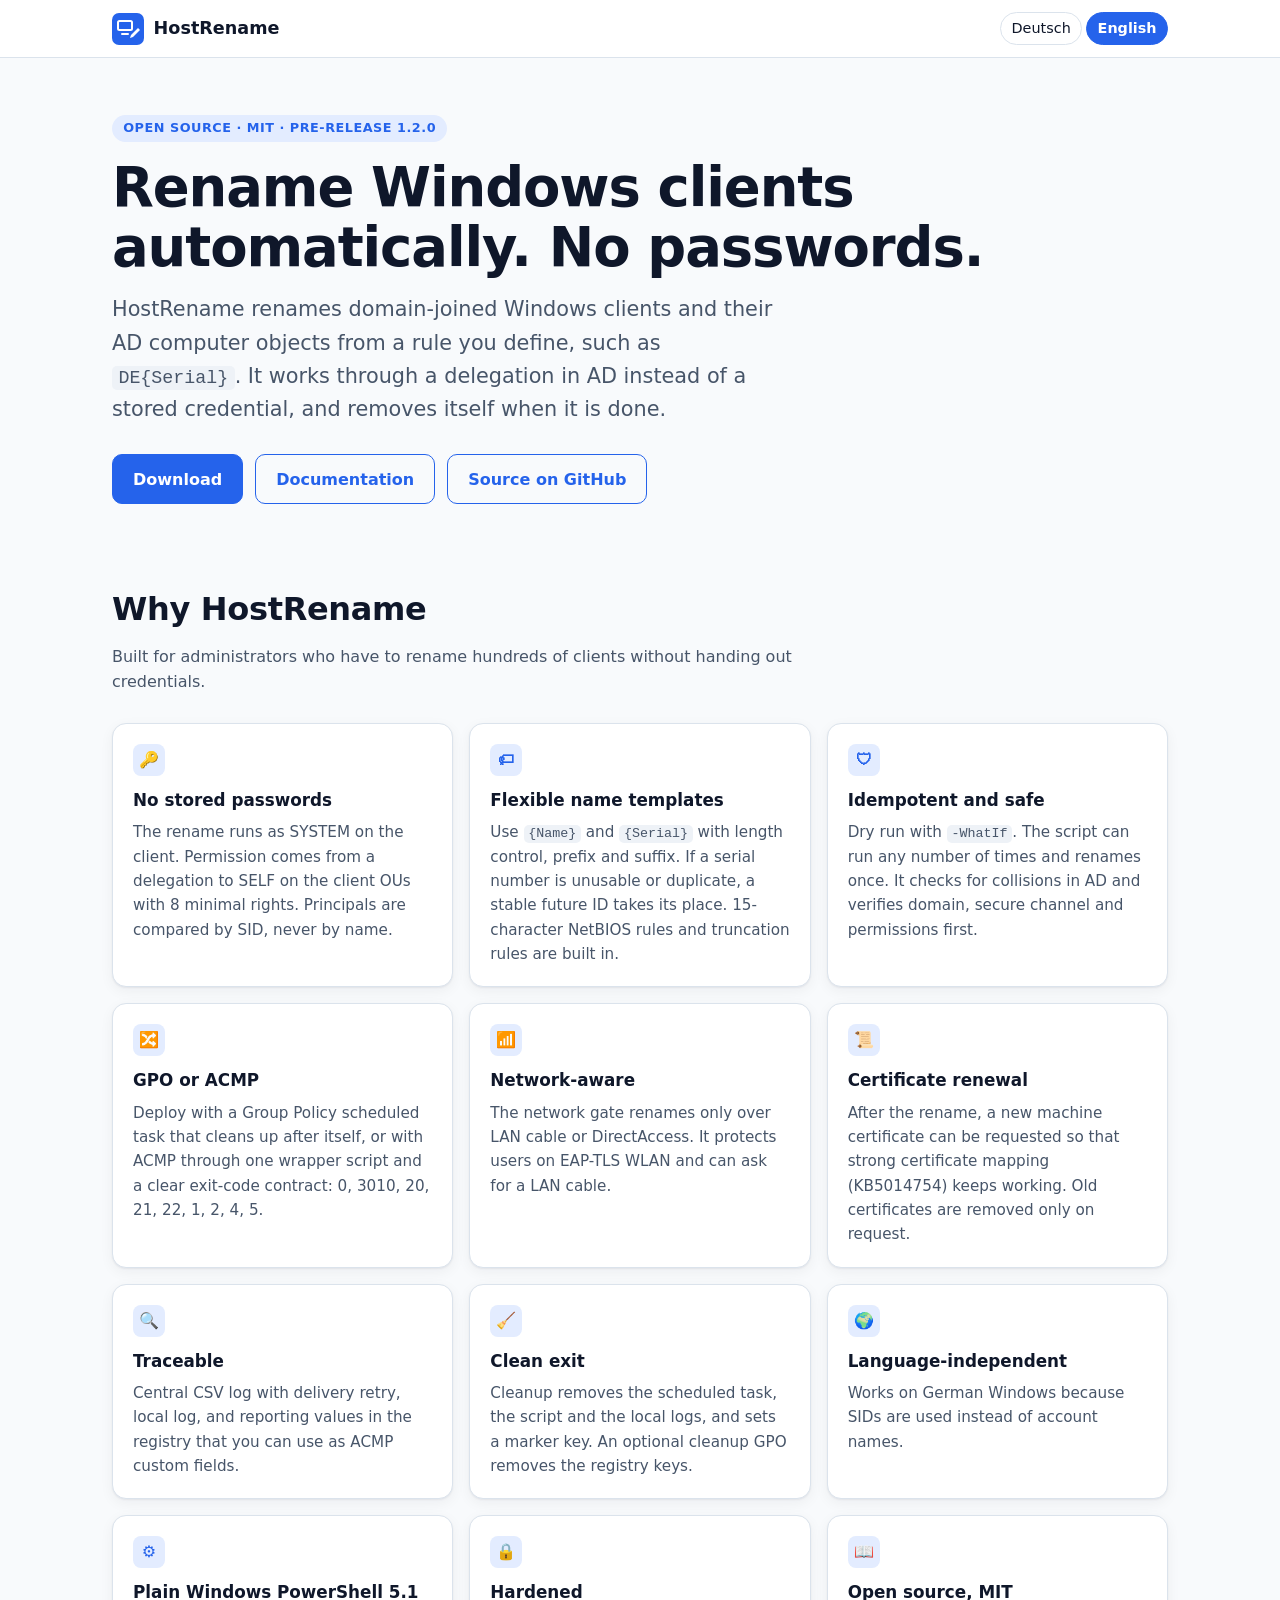
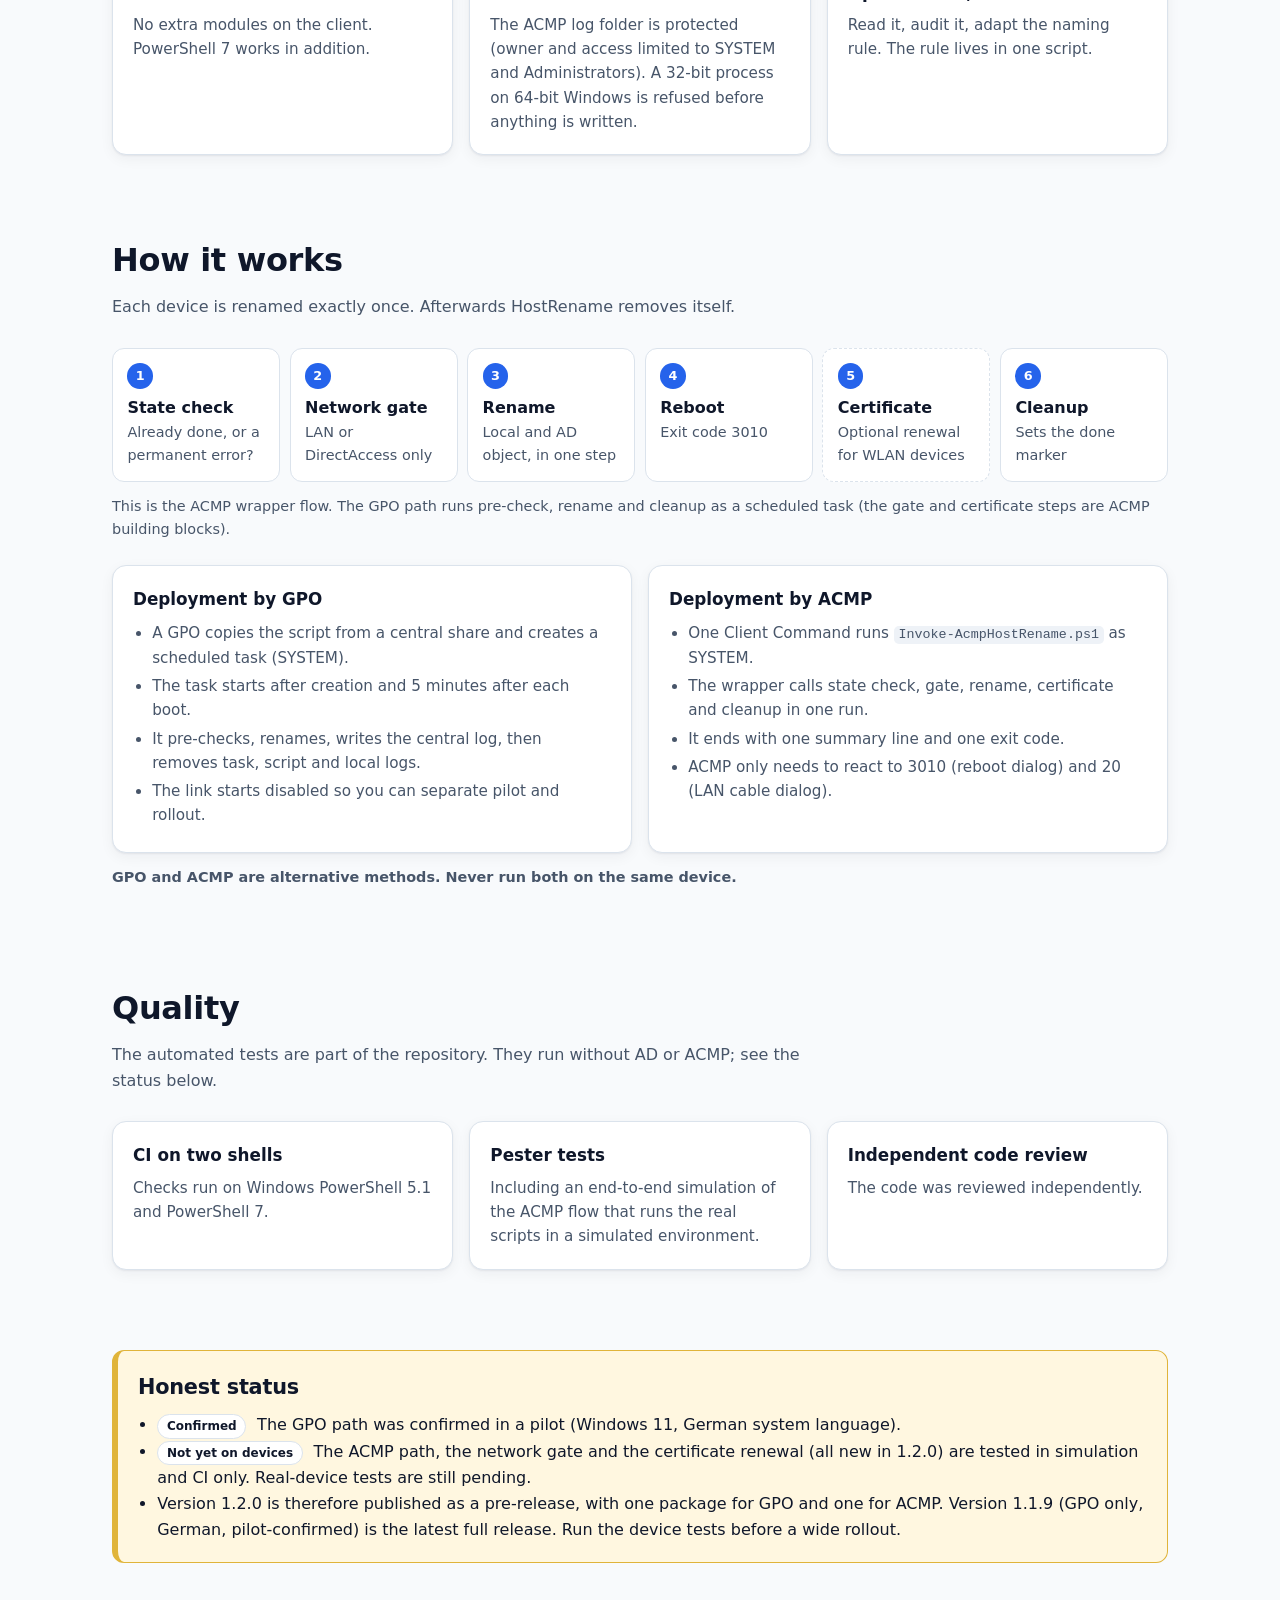
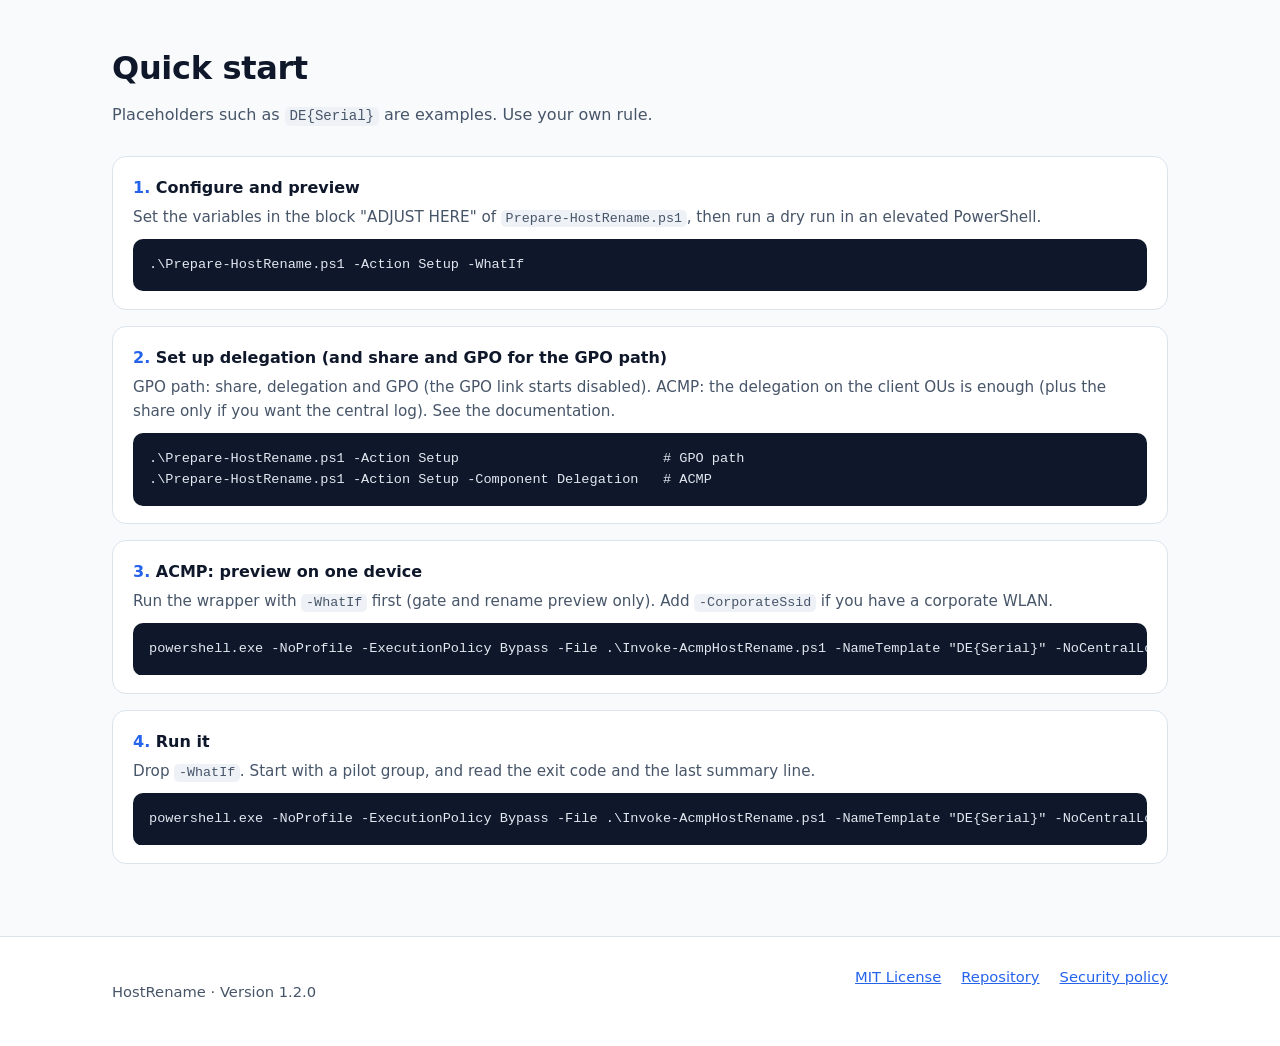
<file: site/index.html>
<!doctype html>
<html lang="en">
<head>
<meta charset="utf-8">
<meta name="viewport" content="width=device-width, initial-scale=1">
<title>HostRename – rule-based renaming of domain-joined Windows clients</title>
<meta name="description" content="HostRename renames domain-joined Windows clients and their AD computer objects automatically from a name template, without stored passwords. Deployment by GPO or ACMP. Open source, MIT.">
<meta name="color-scheme" content="light dark">
<link rel="icon" type="image/svg+xml" href="favicon.svg">
<link rel="stylesheet" href="assets/style.css">
</head>
<body>
<a class="skip" href="#main">Skip to content</a>
<header class="top"><div class="wrap nav">
<a class="brand" href="index.html"><img src="assets/logo.svg" width="32" height="32" alt="">HostRename</a>
<nav class="lang" aria-label="Language"><a href="de/index.html" hreflang="de" lang="de">Deutsch</a><span aria-current="true">English</span></nav>
</div></header>
<main id="main">
<div class="wrap hero">
<p class="eyebrow">Open source · MIT · Pre-release 1.2.0</p>
<h1>Rename Windows clients automatically. No passwords.</h1>
<p class="lead">HostRename renames domain-joined Windows clients and their AD computer objects from a rule you define, such as <code>DE{Serial}</code>. It works through a delegation in AD instead of a stored credential, and removes itself when it is done.</p>
<div class="cta"><a class="btn" href="https://github.com/st03psn/HostRename/releases">Download</a><a class="btn sec" href="https://github.com/st03psn/HostRename#readme">Documentation</a><a class="btn sec" href="https://github.com/st03psn/HostRename">Source on GitHub</a></div>
</div>
<section aria-labelledby="ben"><div class="wrap"><h2 id="ben">Why HostRename</h2><p class="sub">Built for administrators who have to rename hundreds of clients without handing out credentials.</p><div class="grid"><article class="card"><div class="ic" aria-hidden="true">🔑</div><h3>No stored passwords</h3><p>The rename runs as SYSTEM on the client. Permission comes from a delegation to SELF on the client OUs with 8 minimal rights. Principals are compared by SID, never by name.</p></article><article class="card"><div class="ic" aria-hidden="true">🏷</div><h3>Flexible name templates</h3><p>Use <code>{Name}</code> and <code>{Serial}</code> with length control, prefix and suffix. If a serial number is unusable or duplicate, a stable future ID takes its place. 15-character NetBIOS rules and truncation rules are built in.</p></article><article class="card"><div class="ic" aria-hidden="true">🛡</div><h3>Idempotent and safe</h3><p>Dry run with <code>-WhatIf</code>. The script can run any number of times and renames once. It checks for collisions in AD and verifies domain, secure channel and permissions first.</p></article><article class="card"><div class="ic" aria-hidden="true">🔀</div><h3>GPO or ACMP</h3><p>Deploy with a Group Policy scheduled task that cleans up after itself, or with ACMP through one wrapper script and a clear exit-code contract: 0, 3010, 20, 21, 22, 1, 2, 4, 5.</p></article><article class="card"><div class="ic" aria-hidden="true">📶</div><h3>Network-aware</h3><p>The network gate renames only over LAN cable or DirectAccess. It protects users on EAP-TLS WLAN and can ask for a LAN cable.</p></article><article class="card"><div class="ic" aria-hidden="true">📜</div><h3>Certificate renewal</h3><p>After the rename, a new machine certificate can be requested so that strong certificate mapping (KB5014754) keeps working. Old certificates are removed only on request.</p></article><article class="card"><div class="ic" aria-hidden="true">🔍</div><h3>Traceable</h3><p>Central CSV log with delivery retry, local log, and reporting values in the registry that you can use as ACMP custom fields.</p></article><article class="card"><div class="ic" aria-hidden="true">🧹</div><h3>Clean exit</h3><p>Cleanup removes the scheduled task, the script and the local logs, and sets a marker key. An optional cleanup GPO removes the registry keys.</p></article><article class="card"><div class="ic" aria-hidden="true">🌍</div><h3>Language-independent</h3><p>Works on German Windows because SIDs are used instead of account names.</p></article><article class="card"><div class="ic" aria-hidden="true">⚙</div><h3>Plain Windows PowerShell 5.1</h3><p>No extra modules on the client. PowerShell 7 works in addition.</p></article><article class="card"><div class="ic" aria-hidden="true">🔒</div><h3>Hardened</h3><p>The ACMP log folder is protected (owner and access limited to SYSTEM and Administrators). A 32-bit process on 64-bit Windows is refused before anything is written.</p></article><article class="card"><div class="ic" aria-hidden="true">📖</div><h3>Open source, MIT</h3><p>Read it, audit it, adapt the naming rule. The rule lives in one script.</p></article></div></div></section>
<section aria-labelledby="how"><div class="wrap"><h2 id="how">How it works</h2><p class="sub">Each device is renamed exactly once. Afterwards HostRename removes itself.</p>
<ol class="flow" aria-label="Flow of one wrapper run: state check, network gate, rename, reboot, optional certificate, cleanup."><li><strong>State check</strong><span>Already done, or a permanent error?</span></li><li><strong>Network gate</strong><span>LAN or DirectAccess only</span></li><li><strong>Rename</strong><span>Local and AD object, in one step</span></li><li><strong>Reboot</strong><span>Exit code 3010</span></li><li class="opt"><strong>Certificate</strong><span>Optional renewal for WLAN devices</span></li><li><strong>Cleanup</strong><span>Sets the done marker</span></li></ol>
<p class="note">This is the ACMP wrapper flow. The GPO path runs pre-check, rename and cleanup as a scheduled task (the gate and certificate steps are ACMP building blocks).</p>
<div class="two"><div class="card"><h3>Deployment by GPO</h3><ul><li>A GPO copies the script from a central share and creates a scheduled task (SYSTEM).</li><li>The task starts after creation and 5 minutes after each boot.</li><li>It pre-checks, renames, writes the central log, then removes task, script and local logs.</li><li>The link starts disabled so you can separate pilot and rollout.</li></ul></div><div class="card"><h3>Deployment by ACMP</h3><ul><li>One Client Command runs <code>Invoke-AcmpHostRename.ps1</code> as SYSTEM.</li><li>The wrapper calls state check, gate, rename, certificate and cleanup in one run.</li><li>It ends with one summary line and one exit code.</li><li>ACMP only needs to react to 3010 (reboot dialog) and 20 (LAN cable dialog).</li></ul></div></div>
<p class="note"><strong>GPO and ACMP are alternative methods. Never run both on the same device.</strong></p></div></section>
<section aria-labelledby="qa"><div class="wrap"><h2 id="qa">Quality</h2><p class="sub">The automated tests are part of the repository. They run without AD or ACMP; see the status below.</p><div class="grid"><article class="card"><h3>CI on two shells</h3><p>Checks run on Windows PowerShell 5.1 and PowerShell 7.</p></article><article class="card"><h3>Pester tests</h3><p>Including an end-to-end simulation of the ACMP flow that runs the real scripts in a simulated environment.</p></article><article class="card"><h3>Independent code review</h3><p>The code was reviewed independently.</p></article></div></div></section>
<section aria-labelledby="st"><div class="wrap"><div class="status"><h2 id="st">Honest status</h2><ul><li><span class="tag">Confirmed</span> The GPO path was confirmed in a pilot (Windows 11, German system language).</li><li><span class="tag">Not yet on devices</span> The ACMP path, the network gate and the certificate renewal (all new in 1.2.0) are tested in simulation and CI only. Real-device tests are still pending.</li><li>Version 1.2.0 is therefore published as a pre-release, with one package for GPO and one for ACMP. Version 1.1.9 (GPO only, German, pilot-confirmed) is the latest full release. Run the device tests before a wide rollout.</li></ul></div></div></section>
<section aria-labelledby="qs"><div class="wrap"><h2 id="qs">Quick start</h2><p class="sub">Placeholders such as <code>DE{Serial}</code> are examples. Use your own rule.</p><ol class="steps"><li><strong>Configure and preview</strong><p>Set the variables in the block "ADJUST HERE" of <code>Prepare-HostRename.ps1</code>, then run a dry run in an elevated PowerShell.</p><pre><code>.\Prepare-HostRename.ps1 -Action Setup -WhatIf</code></pre></li><li><strong>Set up delegation (and share and GPO for the GPO path)</strong><p>GPO path: share, delegation and GPO (the GPO link starts disabled). ACMP: the delegation on the client OUs is enough (plus the share only if you want the central log). See the documentation.</p><pre><code>.\Prepare-HostRename.ps1 -Action Setup                         # GPO path
.\Prepare-HostRename.ps1 -Action Setup -Component Delegation   # ACMP</code></pre></li><li><strong>ACMP: preview on one device</strong><p>Run the wrapper with <code>-WhatIf</code> first (gate and rename preview only). Add <code>-CorporateSsid</code> if you have a corporate WLAN.</p><pre><code>powershell.exe -NoProfile -ExecutionPolicy Bypass -File .\Invoke-AcmpHostRename.ps1 -NameTemplate "DE{Serial}" -NoCentralLog -WhatIf</code></pre></li><li><strong>Run it</strong><p>Drop <code>-WhatIf</code>. Start with a pilot group, and read the exit code and the last summary line.</p><pre><code>powershell.exe -NoProfile -ExecutionPolicy Bypass -File .\Invoke-AcmpHostRename.ps1 -NameTemplate "DE{Serial}" -NoCentralLog</code></pre></li></ol></div></section>
</main>
<footer><div class="wrap"><p>HostRename · Version 1.2.0</p>
<ul><li><a href="https://github.com/st03psn/HostRename/blob/main/LICENSE">MIT License</a></li><li><a href="https://github.com/st03psn/HostRename">Repository</a></li><li><a href="https://github.com/st03psn/HostRename/blob/main/SECURITY.md">Security policy</a></li></ul></div></footer>
</body>
</html>
</file>
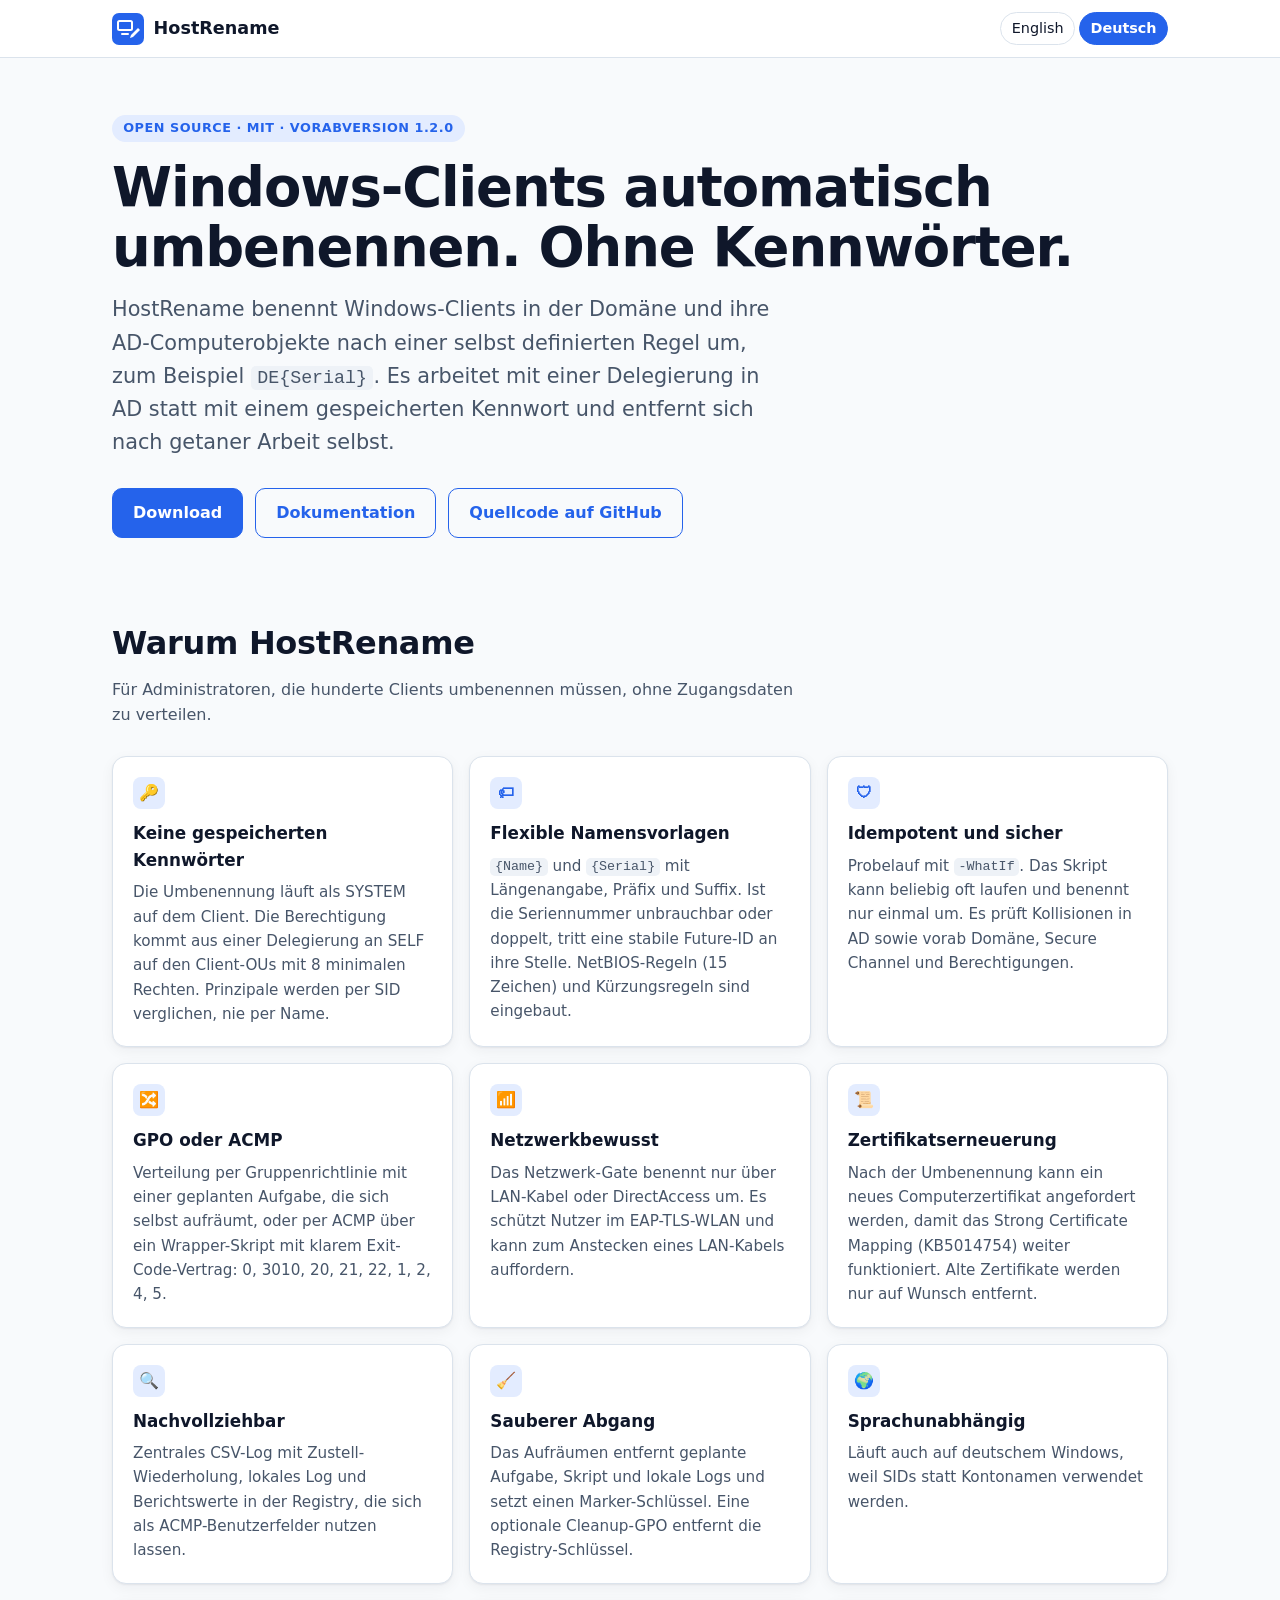
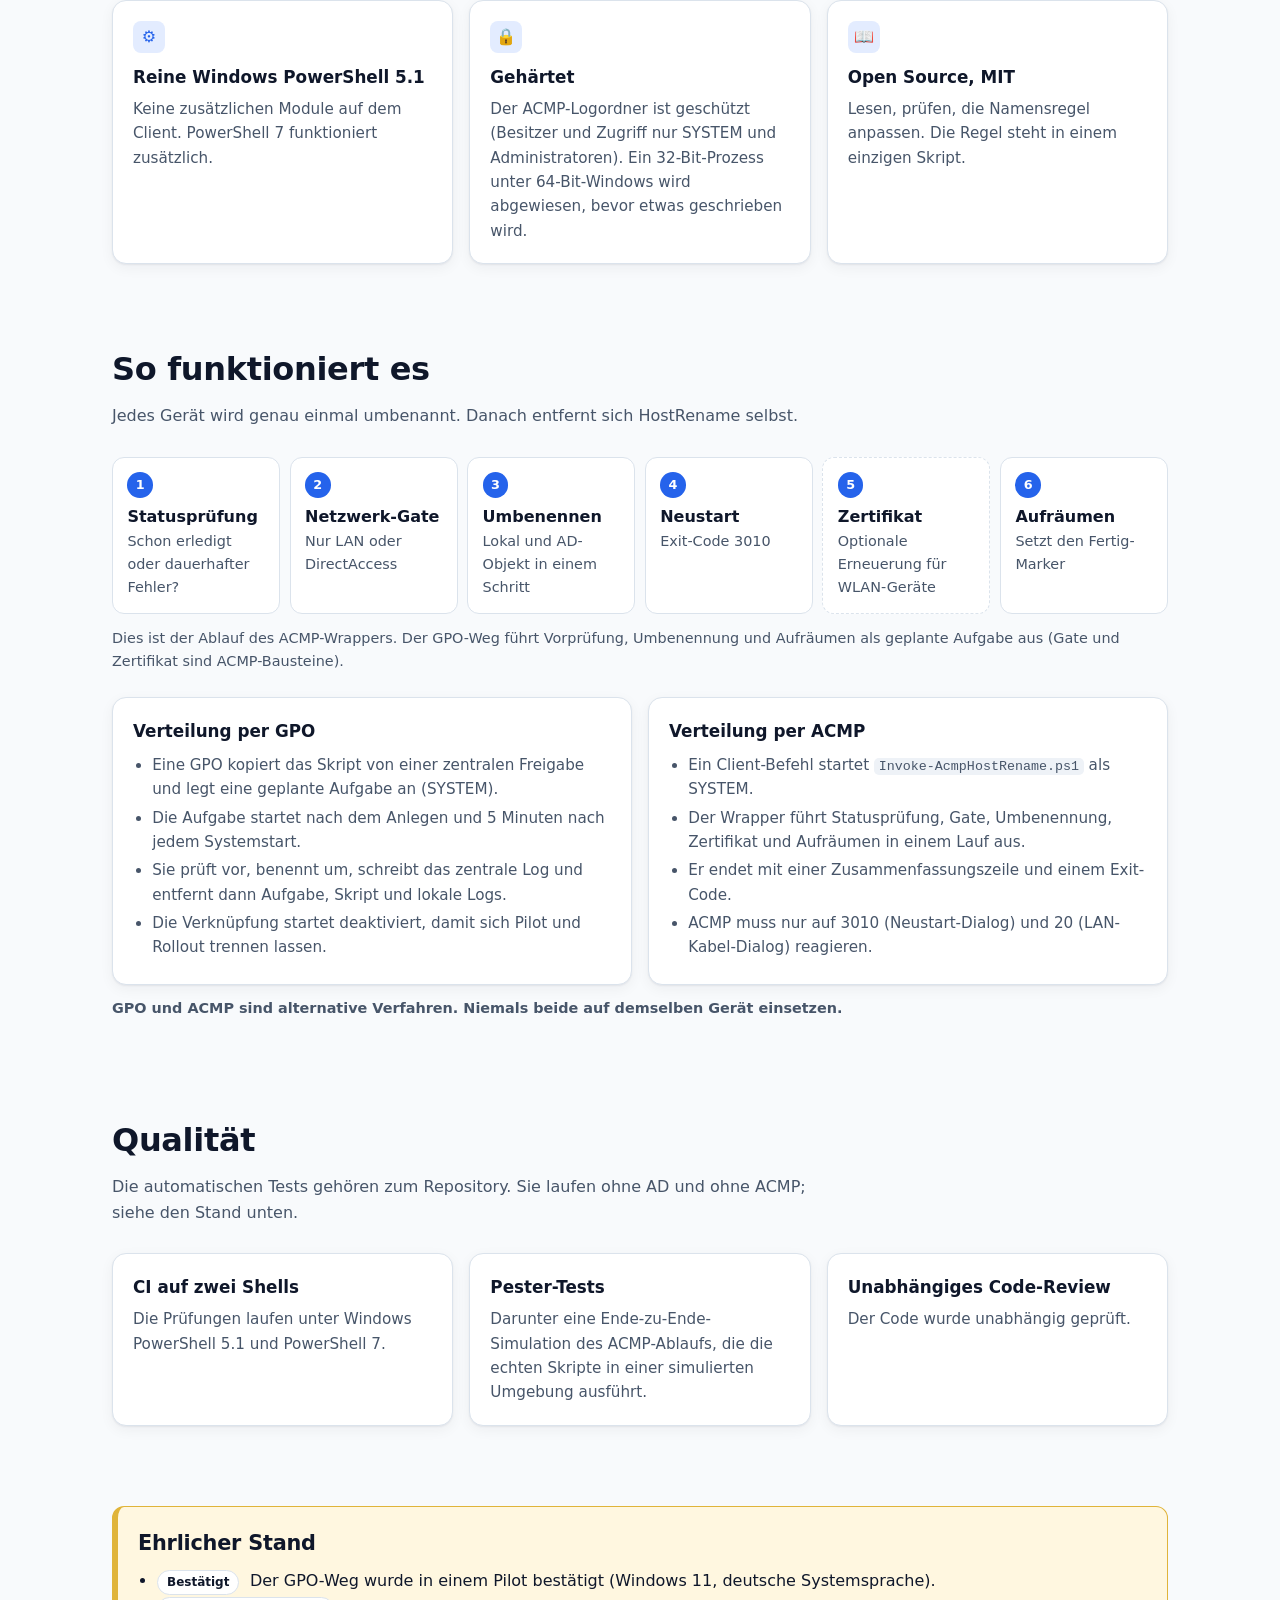
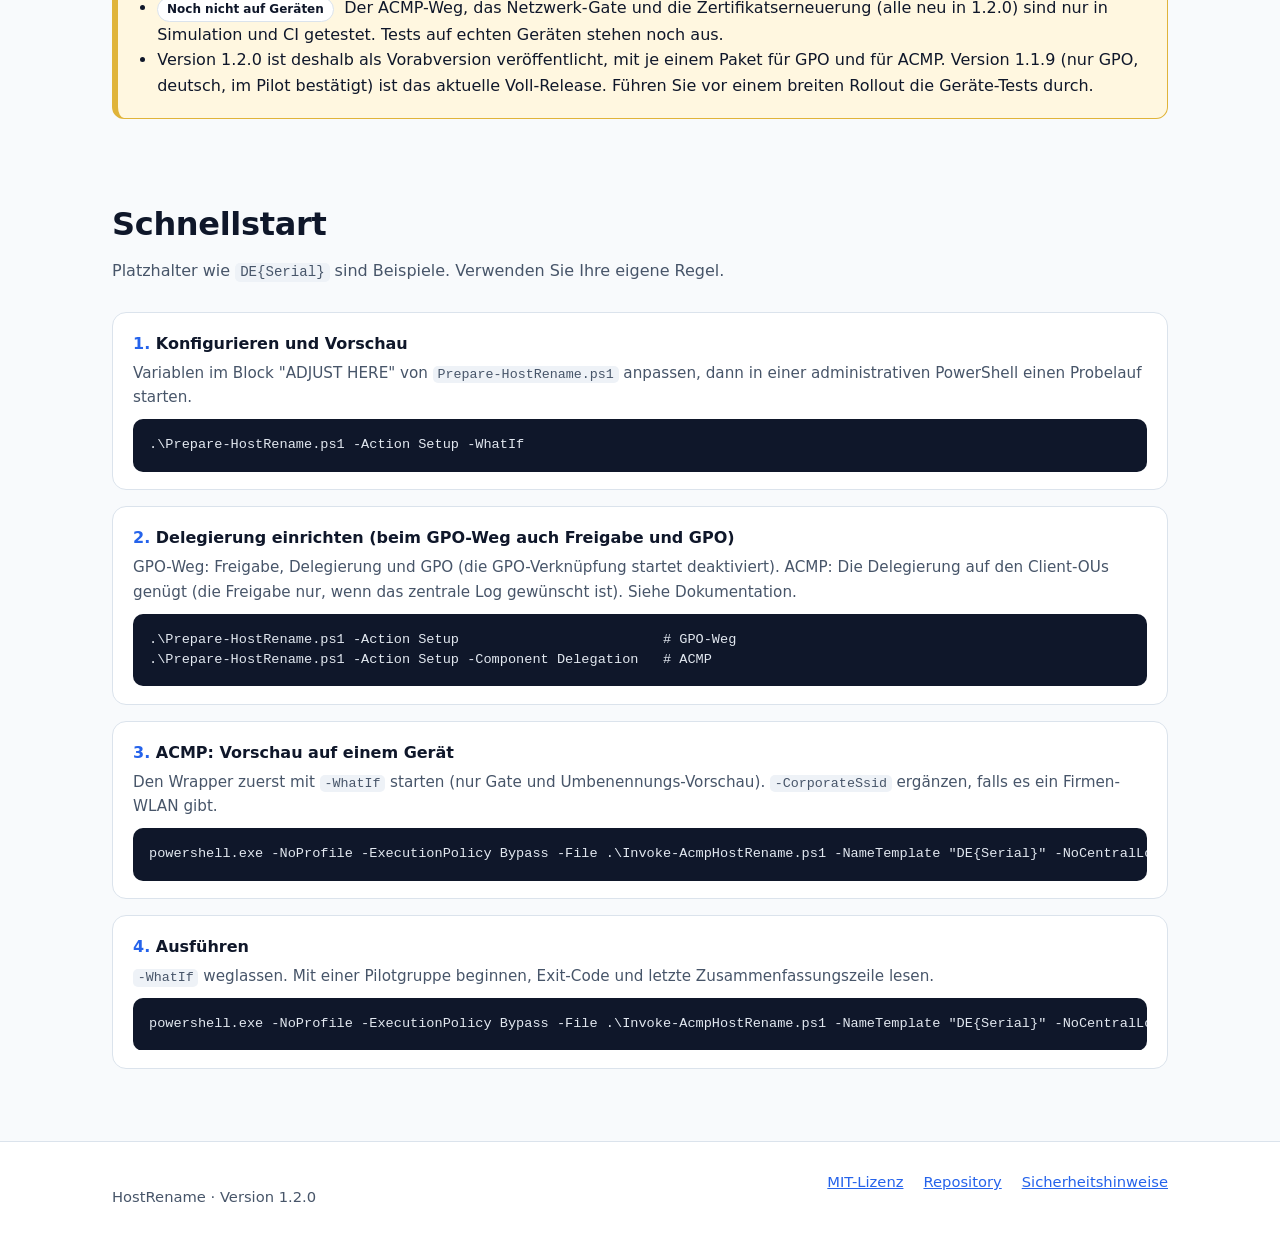
<file: site/de/index.html>
<!doctype html>
<html lang="de">
<head>
<meta charset="utf-8">
<meta name="viewport" content="width=device-width, initial-scale=1">
<title>HostRename – regelbasierte Umbenennung von Windows-Clients in der Domäne</title>
<meta name="description" content="HostRename benennt Windows-Clients in der Domäne und ihre AD-Computerobjekte automatisch nach einer Namensvorlage um, ohne gespeicherte Kennwörter. Verteilung per GPO oder ACMP. Open Source, MIT.">
<meta name="color-scheme" content="light dark">
<link rel="icon" type="image/svg+xml" href="../favicon.svg">
<link rel="stylesheet" href="../assets/style.css">
</head>
<body>
<a class="skip" href="#main">Zum Inhalt springen</a>
<header class="top"><div class="wrap nav">
<a class="brand" href="index.html"><img src="../assets/logo.svg" width="32" height="32" alt="">HostRename</a>
<nav class="lang" aria-label="Sprache"><a href="../index.html" hreflang="en" lang="en">English</a><span aria-current="true">Deutsch</span></nav>
</div></header>
<main id="main">
<div class="wrap hero">
<p class="eyebrow">Open Source · MIT · Vorabversion 1.2.0</p>
<h1>Windows-Clients automatisch umbenennen. Ohne Kennwörter.</h1>
<p class="lead">HostRename benennt Windows-Clients in der Domäne und ihre AD-Computerobjekte nach einer selbst definierten Regel um, zum Beispiel <code>DE{Serial}</code>. Es arbeitet mit einer Delegierung in AD statt mit einem gespeicherten Kennwort und entfernt sich nach getaner Arbeit selbst.</p>
<div class="cta"><a class="btn" href="https://github.com/st03psn/HostRename/releases">Download</a><a class="btn sec" href="https://github.com/st03psn/HostRename/blob/main/README.de.md">Dokumentation</a><a class="btn sec" href="https://github.com/st03psn/HostRename">Quellcode auf GitHub</a></div>
</div>
<section aria-labelledby="ben"><div class="wrap"><h2 id="ben">Warum HostRename</h2><p class="sub">Für Administratoren, die hunderte Clients umbenennen müssen, ohne Zugangsdaten zu verteilen.</p><div class="grid"><article class="card"><div class="ic" aria-hidden="true">🔑</div><h3>Keine gespeicherten Kennwörter</h3><p>Die Umbenennung läuft als SYSTEM auf dem Client. Die Berechtigung kommt aus einer Delegierung an SELF auf den Client-OUs mit 8 minimalen Rechten. Prinzipale werden per SID verglichen, nie per Name.</p></article><article class="card"><div class="ic" aria-hidden="true">🏷</div><h3>Flexible Namensvorlagen</h3><p><code>{Name}</code> und <code>{Serial}</code> mit Längenangabe, Präfix und Suffix. Ist die Seriennummer unbrauchbar oder doppelt, tritt eine stabile Future-ID an ihre Stelle. NetBIOS-Regeln (15 Zeichen) und Kürzungsregeln sind eingebaut.</p></article><article class="card"><div class="ic" aria-hidden="true">🛡</div><h3>Idempotent und sicher</h3><p>Probelauf mit <code>-WhatIf</code>. Das Skript kann beliebig oft laufen und benennt nur einmal um. Es prüft Kollisionen in AD sowie vorab Domäne, Secure Channel und Berechtigungen.</p></article><article class="card"><div class="ic" aria-hidden="true">🔀</div><h3>GPO oder ACMP</h3><p>Verteilung per Gruppenrichtlinie mit einer geplanten Aufgabe, die sich selbst aufräumt, oder per ACMP über ein Wrapper-Skript mit klarem Exit-Code-Vertrag: 0, 3010, 20, 21, 22, 1, 2, 4, 5.</p></article><article class="card"><div class="ic" aria-hidden="true">📶</div><h3>Netzwerkbewusst</h3><p>Das Netzwerk-Gate benennt nur über LAN-Kabel oder DirectAccess um. Es schützt Nutzer im EAP-TLS-WLAN und kann zum Anstecken eines LAN-Kabels auffordern.</p></article><article class="card"><div class="ic" aria-hidden="true">📜</div><h3>Zertifikatserneuerung</h3><p>Nach der Umbenennung kann ein neues Computerzertifikat angefordert werden, damit das Strong Certificate Mapping (KB5014754) weiter funktioniert. Alte Zertifikate werden nur auf Wunsch entfernt.</p></article><article class="card"><div class="ic" aria-hidden="true">🔍</div><h3>Nachvollziehbar</h3><p>Zentrales CSV-Log mit Zustell-Wiederholung, lokales Log und Berichtswerte in der Registry, die sich als ACMP-Benutzerfelder nutzen lassen.</p></article><article class="card"><div class="ic" aria-hidden="true">🧹</div><h3>Sauberer Abgang</h3><p>Das Aufräumen entfernt geplante Aufgabe, Skript und lokale Logs und setzt einen Marker-Schlüssel. Eine optionale Cleanup-GPO entfernt die Registry-Schlüssel.</p></article><article class="card"><div class="ic" aria-hidden="true">🌍</div><h3>Sprachunabhängig</h3><p>Läuft auch auf deutschem Windows, weil SIDs statt Kontonamen verwendet werden.</p></article><article class="card"><div class="ic" aria-hidden="true">⚙</div><h3>Reine Windows PowerShell 5.1</h3><p>Keine zusätzlichen Module auf dem Client. PowerShell 7 funktioniert zusätzlich.</p></article><article class="card"><div class="ic" aria-hidden="true">🔒</div><h3>Gehärtet</h3><p>Der ACMP-Logordner ist geschützt (Besitzer und Zugriff nur SYSTEM und Administratoren). Ein 32-Bit-Prozess unter 64-Bit-Windows wird abgewiesen, bevor etwas geschrieben wird.</p></article><article class="card"><div class="ic" aria-hidden="true">📖</div><h3>Open Source, MIT</h3><p>Lesen, prüfen, die Namensregel anpassen. Die Regel steht in einem einzigen Skript.</p></article></div></div></section>
<section aria-labelledby="how"><div class="wrap"><h2 id="how">So funktioniert es</h2><p class="sub">Jedes Gerät wird genau einmal umbenannt. Danach entfernt sich HostRename selbst.</p>
<ol class="flow" aria-label="Ablauf eines Wrapper-Laufs: Statusprüfung, Netzwerk-Gate, Umbenennen, Neustart, optional Zertifikat, Aufräumen."><li><strong>Statusprüfung</strong><span>Schon erledigt oder dauerhafter Fehler?</span></li><li><strong>Netzwerk-Gate</strong><span>Nur LAN oder DirectAccess</span></li><li><strong>Umbenennen</strong><span>Lokal und AD-Objekt in einem Schritt</span></li><li><strong>Neustart</strong><span>Exit-Code 3010</span></li><li class="opt"><strong>Zertifikat</strong><span>Optionale Erneuerung für WLAN-Geräte</span></li><li><strong>Aufräumen</strong><span>Setzt den Fertig-Marker</span></li></ol>
<p class="note">Dies ist der Ablauf des ACMP-Wrappers. Der GPO-Weg führt Vorprüfung, Umbenennung und Aufräumen als geplante Aufgabe aus (Gate und Zertifikat sind ACMP-Bausteine).</p>
<div class="two"><div class="card"><h3>Verteilung per GPO</h3><ul><li>Eine GPO kopiert das Skript von einer zentralen Freigabe und legt eine geplante Aufgabe an (SYSTEM).</li><li>Die Aufgabe startet nach dem Anlegen und 5 Minuten nach jedem Systemstart.</li><li>Sie prüft vor, benennt um, schreibt das zentrale Log und entfernt dann Aufgabe, Skript und lokale Logs.</li><li>Die Verknüpfung startet deaktiviert, damit sich Pilot und Rollout trennen lassen.</li></ul></div><div class="card"><h3>Verteilung per ACMP</h3><ul><li>Ein Client-Befehl startet <code>Invoke-AcmpHostRename.ps1</code> als SYSTEM.</li><li>Der Wrapper führt Statusprüfung, Gate, Umbenennung, Zertifikat und Aufräumen in einem Lauf aus.</li><li>Er endet mit einer Zusammenfassungszeile und einem Exit-Code.</li><li>ACMP muss nur auf 3010 (Neustart-Dialog) und 20 (LAN-Kabel-Dialog) reagieren.</li></ul></div></div>
<p class="note"><strong>GPO und ACMP sind alternative Verfahren. Niemals beide auf demselben Gerät einsetzen.</strong></p></div></section>
<section aria-labelledby="qa"><div class="wrap"><h2 id="qa">Qualität</h2><p class="sub">Die automatischen Tests gehören zum Repository. Sie laufen ohne AD und ohne ACMP; siehe den Stand unten.</p><div class="grid"><article class="card"><h3>CI auf zwei Shells</h3><p>Die Prüfungen laufen unter Windows PowerShell 5.1 und PowerShell 7.</p></article><article class="card"><h3>Pester-Tests</h3><p>Darunter eine Ende-zu-Ende-Simulation des ACMP-Ablaufs, die die echten Skripte in einer simulierten Umgebung ausführt.</p></article><article class="card"><h3>Unabhängiges Code-Review</h3><p>Der Code wurde unabhängig geprüft.</p></article></div></div></section>
<section aria-labelledby="st"><div class="wrap"><div class="status"><h2 id="st">Ehrlicher Stand</h2><ul><li><span class="tag">Bestätigt</span> Der GPO-Weg wurde in einem Pilot bestätigt (Windows 11, deutsche Systemsprache).</li><li><span class="tag">Noch nicht auf Geräten</span> Der ACMP-Weg, das Netzwerk-Gate und die Zertifikatserneuerung (alle neu in 1.2.0) sind nur in Simulation und CI getestet. Tests auf echten Geräten stehen noch aus.</li><li>Version 1.2.0 ist deshalb als Vorabversion veröffentlicht, mit je einem Paket für GPO und für ACMP. Version 1.1.9 (nur GPO, deutsch, im Pilot bestätigt) ist das aktuelle Voll-Release. Führen Sie vor einem breiten Rollout die Geräte-Tests durch.</li></ul></div></div></section>
<section aria-labelledby="qs"><div class="wrap"><h2 id="qs">Schnellstart</h2><p class="sub">Platzhalter wie <code>DE{Serial}</code> sind Beispiele. Verwenden Sie Ihre eigene Regel.</p><ol class="steps"><li><strong>Konfigurieren und Vorschau</strong><p>Variablen im Block "ADJUST HERE" von <code>Prepare-HostRename.ps1</code> anpassen, dann in einer administrativen PowerShell einen Probelauf starten.</p><pre><code>.\Prepare-HostRename.ps1 -Action Setup -WhatIf</code></pre></li><li><strong>Delegierung einrichten (beim GPO-Weg auch Freigabe und GPO)</strong><p>GPO-Weg: Freigabe, Delegierung und GPO (die GPO-Verknüpfung startet deaktiviert). ACMP: Die Delegierung auf den Client-OUs genügt (die Freigabe nur, wenn das zentrale Log gewünscht ist). Siehe Dokumentation.</p><pre><code>.\Prepare-HostRename.ps1 -Action Setup                         # GPO-Weg
.\Prepare-HostRename.ps1 -Action Setup -Component Delegation   # ACMP</code></pre></li><li><strong>ACMP: Vorschau auf einem Gerät</strong><p>Den Wrapper zuerst mit <code>-WhatIf</code> starten (nur Gate und Umbenennungs-Vorschau). <code>-CorporateSsid</code> ergänzen, falls es ein Firmen-WLAN gibt.</p><pre><code>powershell.exe -NoProfile -ExecutionPolicy Bypass -File .\Invoke-AcmpHostRename.ps1 -NameTemplate "DE{Serial}" -NoCentralLog -WhatIf</code></pre></li><li><strong>Ausführen</strong><p><code>-WhatIf</code> weglassen. Mit einer Pilotgruppe beginnen, Exit-Code und letzte Zusammenfassungszeile lesen.</p><pre><code>powershell.exe -NoProfile -ExecutionPolicy Bypass -File .\Invoke-AcmpHostRename.ps1 -NameTemplate "DE{Serial}" -NoCentralLog</code></pre></li></ol></div></section>
</main>
<footer><div class="wrap"><p>HostRename · Version 1.2.0</p>
<ul><li><a href="https://github.com/st03psn/HostRename/blob/main/LICENSE">MIT-Lizenz</a></li><li><a href="https://github.com/st03psn/HostRename">Repository</a></li><li><a href="https://github.com/st03psn/HostRename/blob/main/SECURITY.md">Sicherheitshinweise</a></li></ul></div></footer>
</body>
</html>
</file>
<file: site/assets/style.css>
:root{
  --bg:#f8fafc;--surface:#fff;--surface2:#eef2f7;--text:#0f172a;--muted:#475569;--border:#dbe3ec;
  --accent:#2563eb;--accent-ink:#fff;--accent-soft:#e3ecff;--code-bg:#0f172a;--code-text:#e2e8f0;
  --warn-bg:#fff7e0;--warn-border:#e0b43a;--ok:#15803d;--shadow:0 1px 2px rgba(15,23,42,.06),0 4px 14px rgba(15,23,42,.05);
}
@media (prefers-color-scheme:dark){:root{
  --bg:#0b1220;--surface:#121a2b;--surface2:#18223a;--text:#e8edf5;--muted:#a3b0c4;--border:#26334d;
  --accent:#6ea0ff;--accent-ink:#0b1220;--accent-soft:#1a2a4f;--code-bg:#070c17;--code-text:#e2e8f0;
  --warn-bg:#2a2410;--warn-border:#8a6d1c;--ok:#4ade80;--shadow:none;
}}
*{box-sizing:border-box}
html{scroll-behavior:smooth}
body{margin:0;background:var(--bg);color:var(--text);line-height:1.6;
  font-family:system-ui,-apple-system,"Segoe UI",Roboto,"Helvetica Neue",Arial,sans-serif;font-size:1rem}
a{color:var(--accent)}
a:focus-visible,.btn:focus-visible,summary:focus-visible{outline:3px solid var(--accent);outline-offset:3px;border-radius:6px}
.wrap{max-width:68rem;margin:0 auto;padding:0 1rem}
.skip{position:absolute;left:-999px;top:0;background:var(--accent);color:var(--accent-ink);padding:.5rem 1rem;z-index:10}
.skip:focus{left:0}
header.top{border-bottom:1px solid var(--border);background:var(--surface)}
.nav{display:flex;align-items:center;justify-content:space-between;gap:1rem;padding-block:.75rem;flex-wrap:wrap}
.brand{display:flex;align-items:center;gap:.6rem;font-weight:700;color:var(--text);text-decoration:none;font-size:1.1rem}
.brand img{display:block}
.lang{display:flex;gap:.25rem;font-size:.9rem}
.lang a,.lang span{padding:.25rem .65rem;border-radius:999px;border:1px solid var(--border);text-decoration:none;color:var(--text)}
.lang [aria-current]{background:var(--accent);color:var(--accent-ink);border-color:var(--accent);font-weight:600}
.lang a:hover{background:var(--accent-soft)}
.hero{padding-block:3.5rem 2.5rem}
.eyebrow{display:inline-block;font-size:.8rem;font-weight:600;letter-spacing:.04em;text-transform:uppercase;
  color:var(--accent);background:var(--accent-soft);padding:.2rem .7rem;border-radius:999px;margin:0 0 1rem}
h1{font-size:clamp(2.1rem,6vw,3.4rem);line-height:1.1;margin:0 0 1rem;letter-spacing:-.02em}
.lead{font-size:clamp(1.05rem,2.4vw,1.3rem);color:var(--muted);max-width:42rem;margin:0 0 1.75rem}
.cta{display:flex;flex-wrap:wrap;gap:.75rem}
.btn{display:inline-block;padding:.7rem 1.25rem;border-radius:10px;font-weight:600;text-decoration:none;border:1px solid var(--accent);
  background:var(--accent);color:var(--accent-ink)}
.btn:hover{filter:brightness(1.08)}
.btn.sec{background:transparent;color:var(--accent)}
.btn.sec:hover{background:var(--accent-soft);filter:none}
section{padding:2.5rem 0}
h2{font-size:clamp(1.5rem,4vw,2rem);margin:0 0 .5rem;letter-spacing:-.01em}
.sub{color:var(--muted);margin:0 0 1.75rem;max-width:44rem}
.grid{display:grid;gap:1rem;grid-template-columns:repeat(auto-fit,minmax(min(100%,17rem),1fr))}
.card{background:var(--surface);border:1px solid var(--border);border-radius:14px;padding:1.25rem;box-shadow:var(--shadow)}
.card h3{margin:0 0 .4rem;font-size:1.05rem}
.card p{margin:0;color:var(--muted);font-size:.95rem}
.card .ic{width:2rem;height:2rem;border-radius:8px;background:var(--accent-soft);color:var(--accent);display:grid;place-items:center;margin-bottom:.7rem;font-weight:700}
code{font-family:ui-monospace,SFMono-Regular,Menlo,Consolas,monospace;font-size:.88em;background:var(--surface2);padding:.1em .35em;border-radius:5px;overflow-wrap:anywhere}
pre{background:var(--code-bg);color:var(--code-text);padding:1rem;border-radius:10px;overflow-x:auto;margin:.6rem 0 0;font-size:.85rem;line-height:1.5}
pre code{background:none;padding:0;font-size:inherit;overflow-wrap:normal}
/* flow */
.flow{list-style:none;margin:0;padding:0;display:grid;gap:.6rem;grid-template-columns:repeat(auto-fit,minmax(min(100%,9.5rem),1fr));counter-reset:s}
.flow li{position:relative;background:var(--surface);border:1px solid var(--border);border-radius:12px;padding:.9rem .9rem .9rem;counter-increment:s;font-size:.9rem}
.flow li::before{content:counter(s);display:inline-grid;place-items:center;width:1.6rem;height:1.6rem;border-radius:50%;background:var(--accent);color:var(--accent-ink);font-weight:700;font-size:.8rem;margin-bottom:.4rem}
.flow strong{display:block;font-size:1rem}
.flow span{color:var(--muted)}
.flow li.opt{border-style:dashed}
.note{color:var(--muted);font-size:.9rem;margin-top:.8rem}
.two{display:grid;gap:1rem;grid-template-columns:repeat(auto-fit,minmax(min(100%,20rem),1fr));margin-top:1.5rem}
.two h3{margin-top:0}
.two ul{margin:.5rem 0 0;padding-left:1.2rem;color:var(--muted);font-size:.95rem}
.two li{margin:.25rem 0}
.status{background:var(--warn-bg);border:1px solid var(--warn-border);border-left-width:6px;border-radius:12px;padding:1.25rem}
.status h2{font-size:1.3rem}
.status ul{margin:.5rem 0 0;padding-left:1.2rem}
.tag{display:inline-block;font-size:.75rem;font-weight:700;padding:.1rem .55rem;border-radius:999px;border:1px solid var(--border);background:var(--surface);margin-right:.35rem}
.steps{list-style:none;padding:0;margin:0;display:grid;grid-template-columns:minmax(0,1fr);gap:1rem;counter-reset:q}
.steps>li{counter-increment:q;background:var(--surface);border:1px solid var(--border);border-radius:14px;padding:1.1rem 1.25rem}
.steps>li>strong::before{content:counter(q) ". ";color:var(--accent)}
.steps p{margin:.3rem 0 0;color:var(--muted);font-size:.95rem}
footer{border-top:1px solid var(--border);background:var(--surface);margin-top:2rem;padding:1.75rem 0;color:var(--muted);font-size:.92rem}
footer .wrap{display:flex;flex-wrap:wrap;gap:.5rem 1.5rem;justify-content:space-between}
footer ul{list-style:none;display:flex;flex-wrap:wrap;gap:.5rem 1.25rem;margin:0;padding:0}
@media (prefers-reduced-motion:reduce){html{scroll-behavior:auto}}
.steps>li{min-width:0}
</file>
